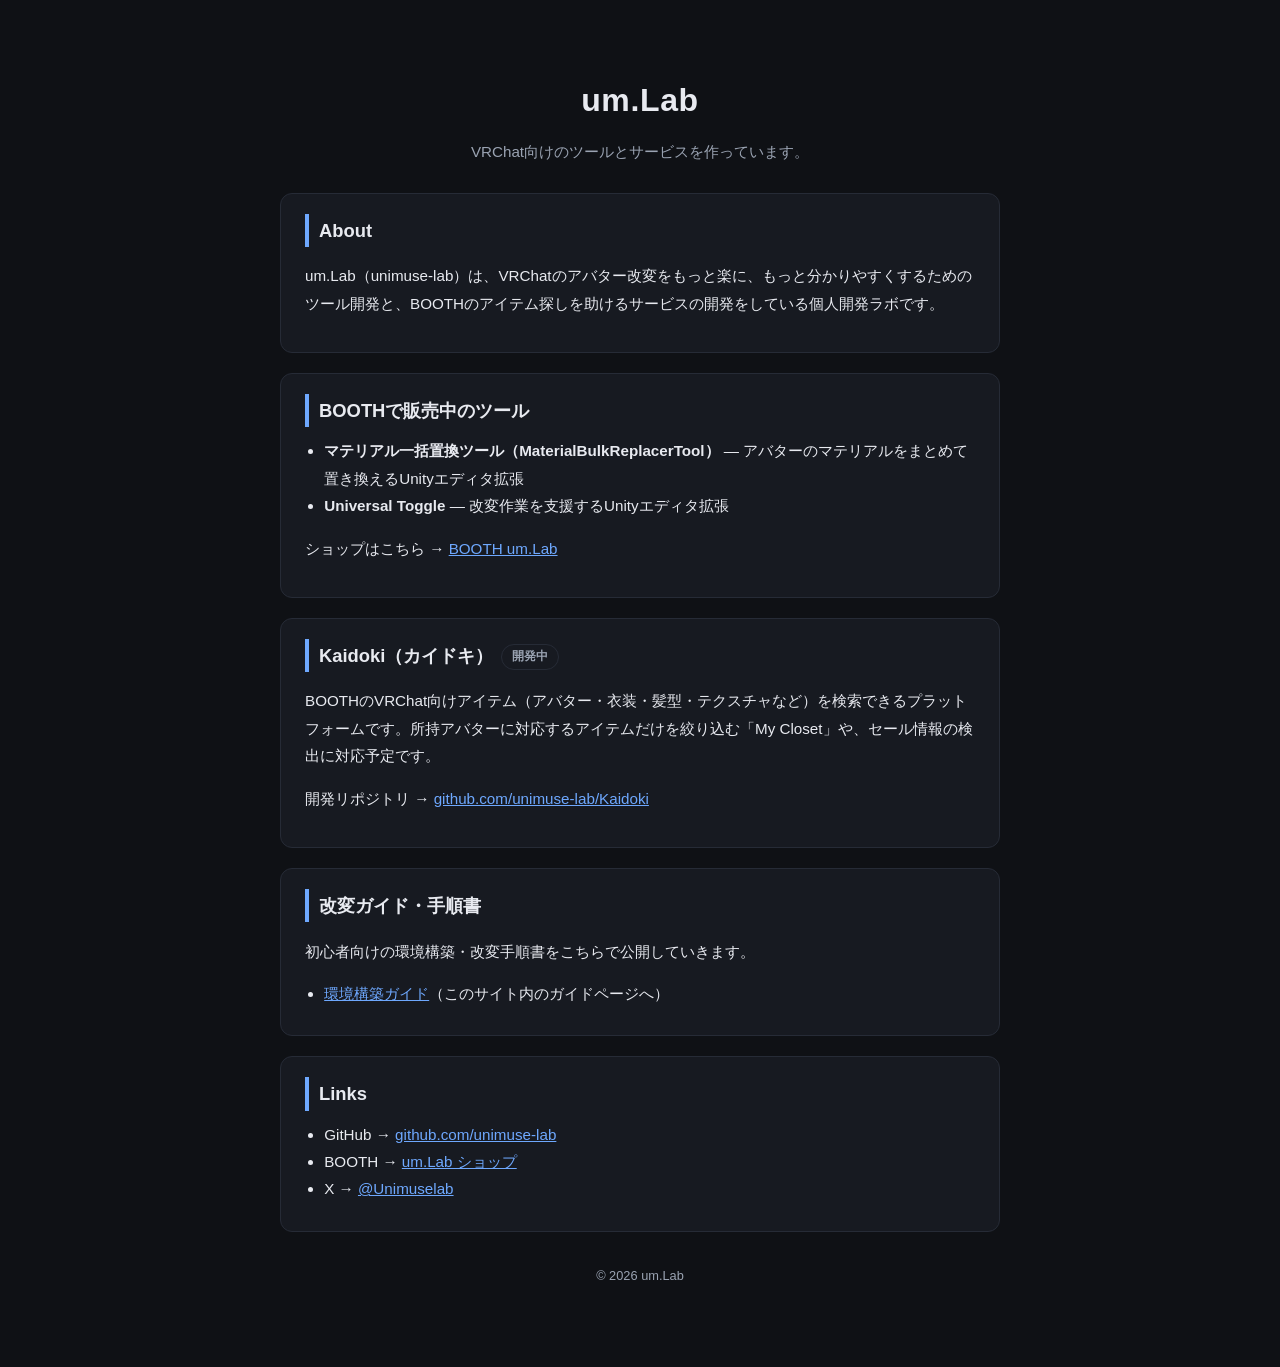
<file: index.html>
<!DOCTYPE html>
<html lang="ja">
<head>
<meta charset="UTF-8">
<meta name="viewport" content="width=device-width, initial-scale=1.0">
<title>um.Lab（unimuse-lab）</title>
<meta name="description" content="um.Lab のプロフィールページ。VRChat向けUnityツール、BOOTHアイテム検索プラットフォーム「Kaidoki」、初心者向け改変ガイドなど。">
<style>
  :root { --bg:#0f1115; --card:#171a21; --text:#e8eaf0; --muted:#9aa3b2; --accent:#6ea8fe; --border:#262b36; }
  * { box-sizing: border-box; }
  body { margin:0; font-family: "Hiragino Kaku Gothic ProN", "Hiragino Sans", "Noto Sans JP", sans-serif; background:var(--bg); color:var(--text); line-height:1.8; }
  .wrap { max-width: 760px; margin: 0 auto; padding: 40px 20px 80px; }
  header { text-align:center; padding: 32px 0 8px; }
  h1 { font-size: 2rem; margin: 0 0 8px; letter-spacing: .02em; }
  .tagline { color: var(--muted); margin: 0; }
  section { background: var(--card); border:1px solid var(--border); border-radius: 12px; padding: 20px 24px; margin-top: 20px; }
  h2 { font-size: 1.15rem; margin: 0 0 10px; border-left: 4px solid var(--accent); padding-left: 10px; }
  p, li { font-size: .95rem; }
  ul { padding-left: 1.2em; margin: 8px 0; }
  a { color: var(--accent); }
  .badge { display:inline-block; font-size:.75rem; color:var(--muted); border:1px solid var(--border); border-radius: 999px; padding: 1px 10px; margin-left: 8px; vertical-align: middle; }
  footer { text-align:center; color:var(--muted); font-size:.8rem; margin-top: 32px; }
  .todo { color:#e0b34c; font-size:.8rem; }
</style>
</head>
<body>
<div class="wrap">

  <header>
    <h1>um.Lab</h1>
    <p class="tagline">VRChat向けのツールとサービスを作っています。</p>
  </header>

  <section>
    <h2>About</h2>
    <p>um.Lab（unimuse-lab）は、VRChatのアバター改変をもっと楽に、もっと分かりやすくするためのツール開発と、BOOTHのアイテム探しを助けるサービスの開発をしている個人開発ラボです。</p>
  </section>

  <section>
    <h2>BOOTHで販売中のツール</h2>
    <ul>
      <li><strong>マテリアル一括置換ツール（MaterialBulkReplacerTool）</strong> — アバターのマテリアルをまとめて置き換えるUnityエディタ拡張</li>
      <li><strong>Universal Toggle</strong> — 改変作業を支援するUnityエディタ拡張</li>
    </ul>
    <p>ショップはこちら → <a href="https://unimuselab.booth.pm/">BOOTH um.Lab</a></p>
  </section>

  <section>
    <h2>Kaidoki（カイドキ）<span class="badge">開発中</span></h2>
    <p>BOOTHのVRChat向けアイテム（アバター・衣装・髪型・テクスチャなど）を検索できるプラットフォームです。所持アバターに対応するアイテムだけを絞り込む「My Closet」や、セール情報の検出に対応予定です。</p>
    <p>開発リポジトリ → <a href="https://github.com/unimuse-lab/Kaidoki">github.com/unimuse-lab/Kaidoki</a></p>
  </section>

  <section>
    <h2>改変ガイド・手順書</h2>
    <p>初心者向けの環境構築・改変手順書をこちらで公開していきます。</p>
    <ul>
      <li><a href="guide/index.html">環境構築ガイド</a>（このサイト内のガイドページへ）</li>
    </ul>
  </section>

  <section>
    <h2>Links</h2>
    <ul>
      <li>GitHub → <a href="https://github.com/unimuse-lab">github.com/unimuse-lab</a></li>
      <li>BOOTH → <a href="https://unimuselab.booth.pm/">um.Lab ショップ</a></li>
      <li>X → <a href="https://x.com/Unimuselab">@Unimuselab</a></li>
    </ul>
  </section>

  <footer>© 2026 um.Lab</footer>

</div>
</body>
</html>
</file>
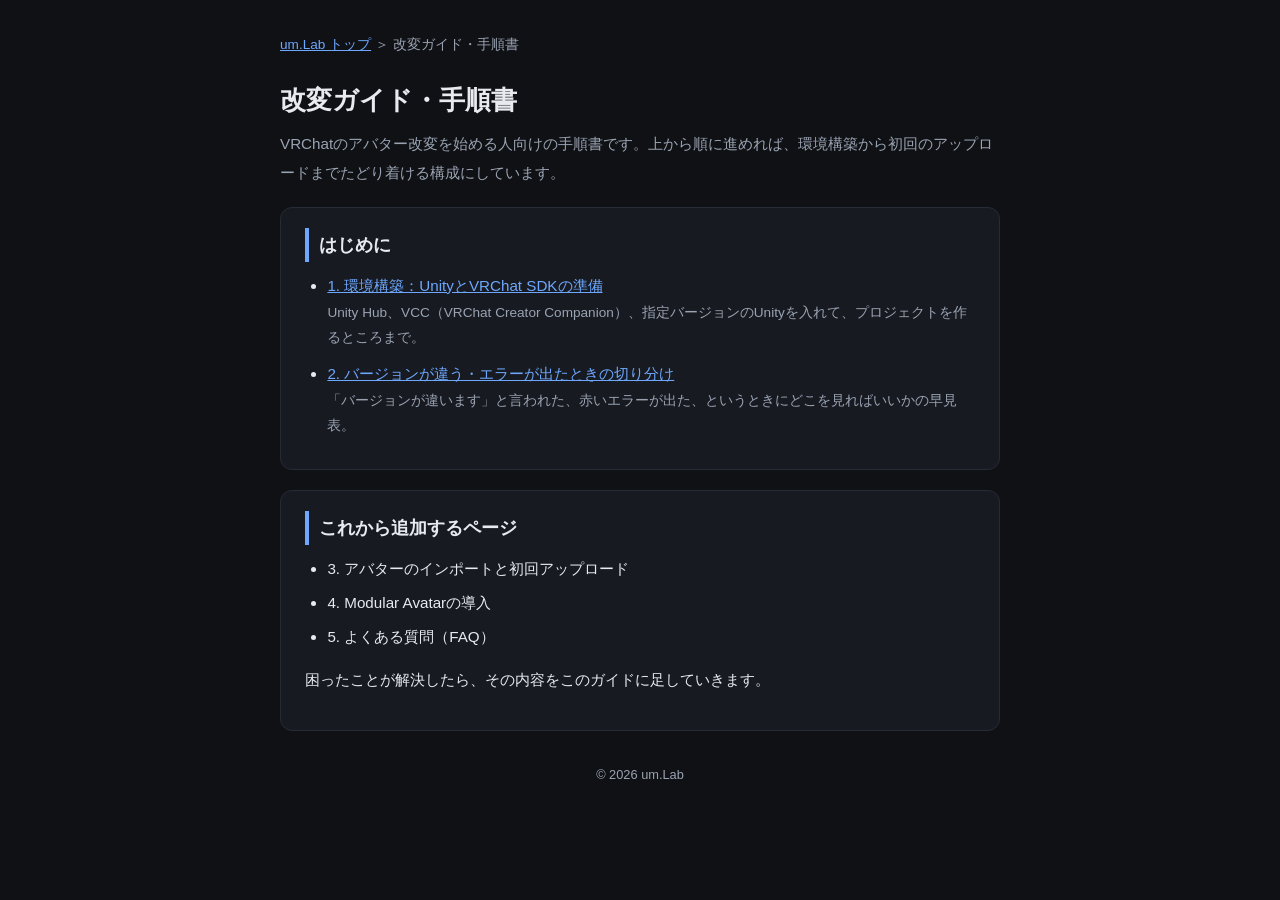
<file: guide/index.html>
<!DOCTYPE html>
<html lang="ja">
<head>
<meta charset="UTF-8">
<meta name="viewport" content="width=device-width, initial-scale=1.0">
<title>改変ガイド・手順書 | um.Lab</title>
<meta name="description" content="VRChatアバター改変の初心者向け手順書。環境構築から初改変まで。">
<link rel="stylesheet" href="style.css">
</head>
<body>
<div class="wrap">

  <nav class="crumb"><a href="../index.html">um.Lab トップ</a> ＞ 改変ガイド・手順書</nav>

  <h1>改変ガイド・手順書</h1>
  <p class="lead">VRChatのアバター改変を始める人向けの手順書です。上から順に進めれば、環境構築から初回のアップロードまでたどり着ける構成にしています。</p>

  <section>
    <h2>はじめに</h2>
    <ul class="toc">
      <li><a href="setup.html">1. 環境構築：UnityとVRChat SDKの準備</a>
        <span class="desc">Unity Hub、VCC（VRChat Creator Companion）、指定バージョンのUnityを入れて、プロジェクトを作るところまで。</span></li>
      <li><a href="version-trouble.html">2. バージョンが違う・エラーが出たときの切り分け</a>
        <span class="desc">「バージョンが違います」と言われた、赤いエラーが出た、というときにどこを見ればいいかの早見表。</span></li>
    </ul>
  </section>

  <section>
    <h2>これから追加するページ</h2>
    <ul>
      <li>3. アバターのインポートと初回アップロード</li>
      <li>4. Modular Avatarの導入</li>
      <li>5. よくある質問（FAQ）</li>
    </ul>
    <p>困ったことが解決したら、その内容をこのガイドに足していきます。</p>
  </section>

  <footer>© 2026 um.Lab</footer>

</div>
</body>
</html>
</file>
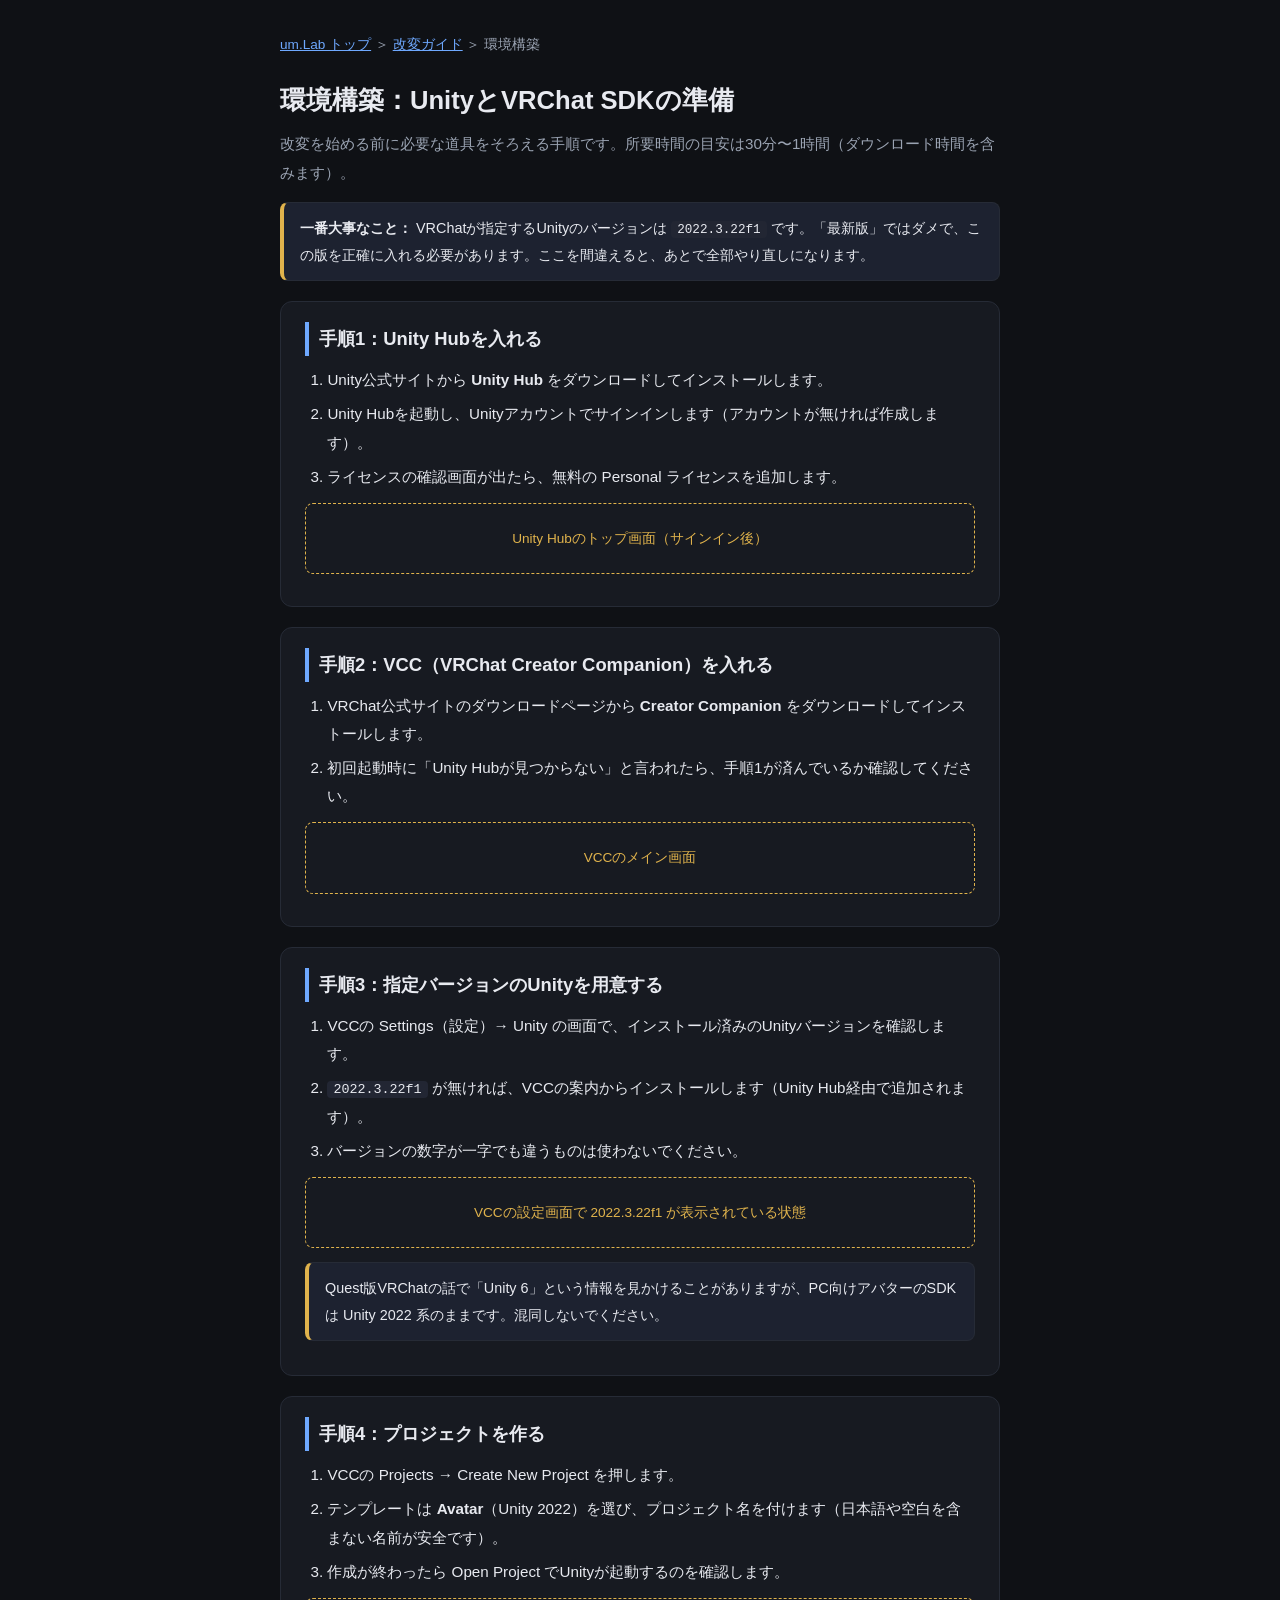
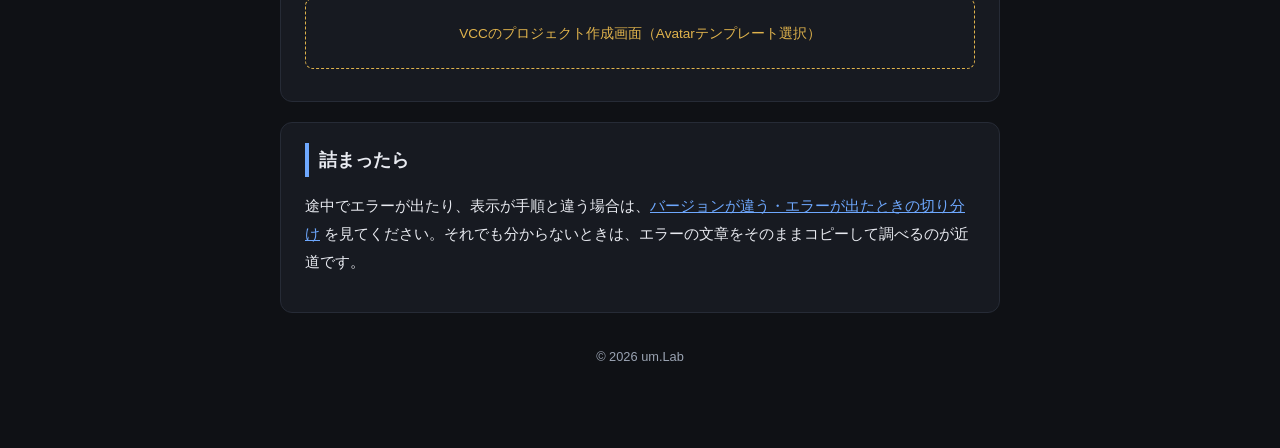
<file: guide/setup.html>
<!DOCTYPE html>
<html lang="ja">
<head>
<meta charset="UTF-8">
<meta name="viewport" content="width=device-width, initial-scale=1.0">
<title>環境構築：UnityとVRChat SDKの準備 | um.Lab</title>
<meta name="description" content="VRChatアバター改変のための環境構築手順。Unity HubとVCCを入れて、正しいバージョンでプロジェクトを作るまで。">
<link rel="stylesheet" href="style.css">
</head>
<body>
<div class="wrap">

<nav class="crumb"><a href="../index.html">um.Lab トップ</a> ＞ <a href="index.html">改変ガイド</a> ＞ 環境構築</nav>

<h1>環境構築：UnityとVRChat SDKの準備</h1>
<p class="lead">改変を始める前に必要な道具をそろえる手順です。所要時間の目安は30分〜1時間（ダウンロード時間を含みます）。</p>

<div class="note">
<strong>一番大事なこと：</strong> VRChatが指定するUnityのバージョンは <code>2022.3.22f1</code> です。「最新版」ではダメで、この版を正確に入れる必要があります。ここを間違えると、あとで全部やり直しになります。
</div>

<section>
<h2>手順1：Unity Hubを入れる</h2>
<ol>
<li>Unity公式サイトから <strong>Unity Hub</strong> をダウンロードしてインストールします。</li>
<li>Unity Hubを起動し、Unityアカウントでサインインします（アカウントが無ければ作成します）。</li>
<li>ライセンスの確認画面が出たら、無料の Personal ライセンスを追加します。</li>
</ol>
<div class="img-slot">Unity Hubのトップ画面（サインイン後）</div>
</section>

<section>
<h2>手順2：VCC（VRChat Creator Companion）を入れる</h2>
<ol>
<li>VRChat公式サイトのダウンロードページから <strong>Creator Companion</strong> をダウンロードしてインストールします。</li>
<li>初回起動時に「Unity Hubが見つからない」と言われたら、手順1が済んでいるか確認してください。</li>
</ol>
<div class="img-slot">VCCのメイン画面</div>
</section>

<section>
<h2>手順3：指定バージョンのUnityを用意する</h2>
<ol>
<li>VCCの Settings（設定）→ Unity の画面で、インストール済みのUnityバージョンを確認します。</li>
<li><code>2022.3.22f1</code> が無ければ、VCCの案内からインストールします（Unity Hub経由で追加されます）。</li>
<li>バージョンの数字が一字でも違うものは使わないでください。</li>
</ol>
<div class="img-slot">VCCの設定画面で 2022.3.22f1 が表示されている状態</div>
<div class="note">Quest版VRChatの話で「Unity 6」という情報を見かけることがありますが、PC向けアバターのSDKは Unity 2022 系のままです。混同しないでください。</div>
</section>

<section>
<h2>手順4：プロジェクトを作る</h2>
<ol>
<li>VCCの Projects → Create New Project を押します。</li>
<li>テンプレートは <strong>Avatar</strong>（Unity 2022）を選び、プロジェクト名を付けます（日本語や空白を含まない名前が安全です）。</li>
<li>作成が終わったら Open Project でUnityが起動するのを確認します。</li>
</ol>
<div class="img-slot">VCCのプロジェクト作成画面（Avatarテンプレート選択）</div>
</section>

<section>
<h2>詰まったら</h2>
<p>途中でエラーが出たり、表示が手順と違う場合は、<a href="version-trouble.html">バージョンが違う・エラーが出たときの切り分け</a> を見てください。それでも分からないときは、エラーの文章をそのままコピーして調べるのが近道です。</p>
</section>

<footer>© 2026 um.Lab</footer>

</div>
</body>
</html>
</file>
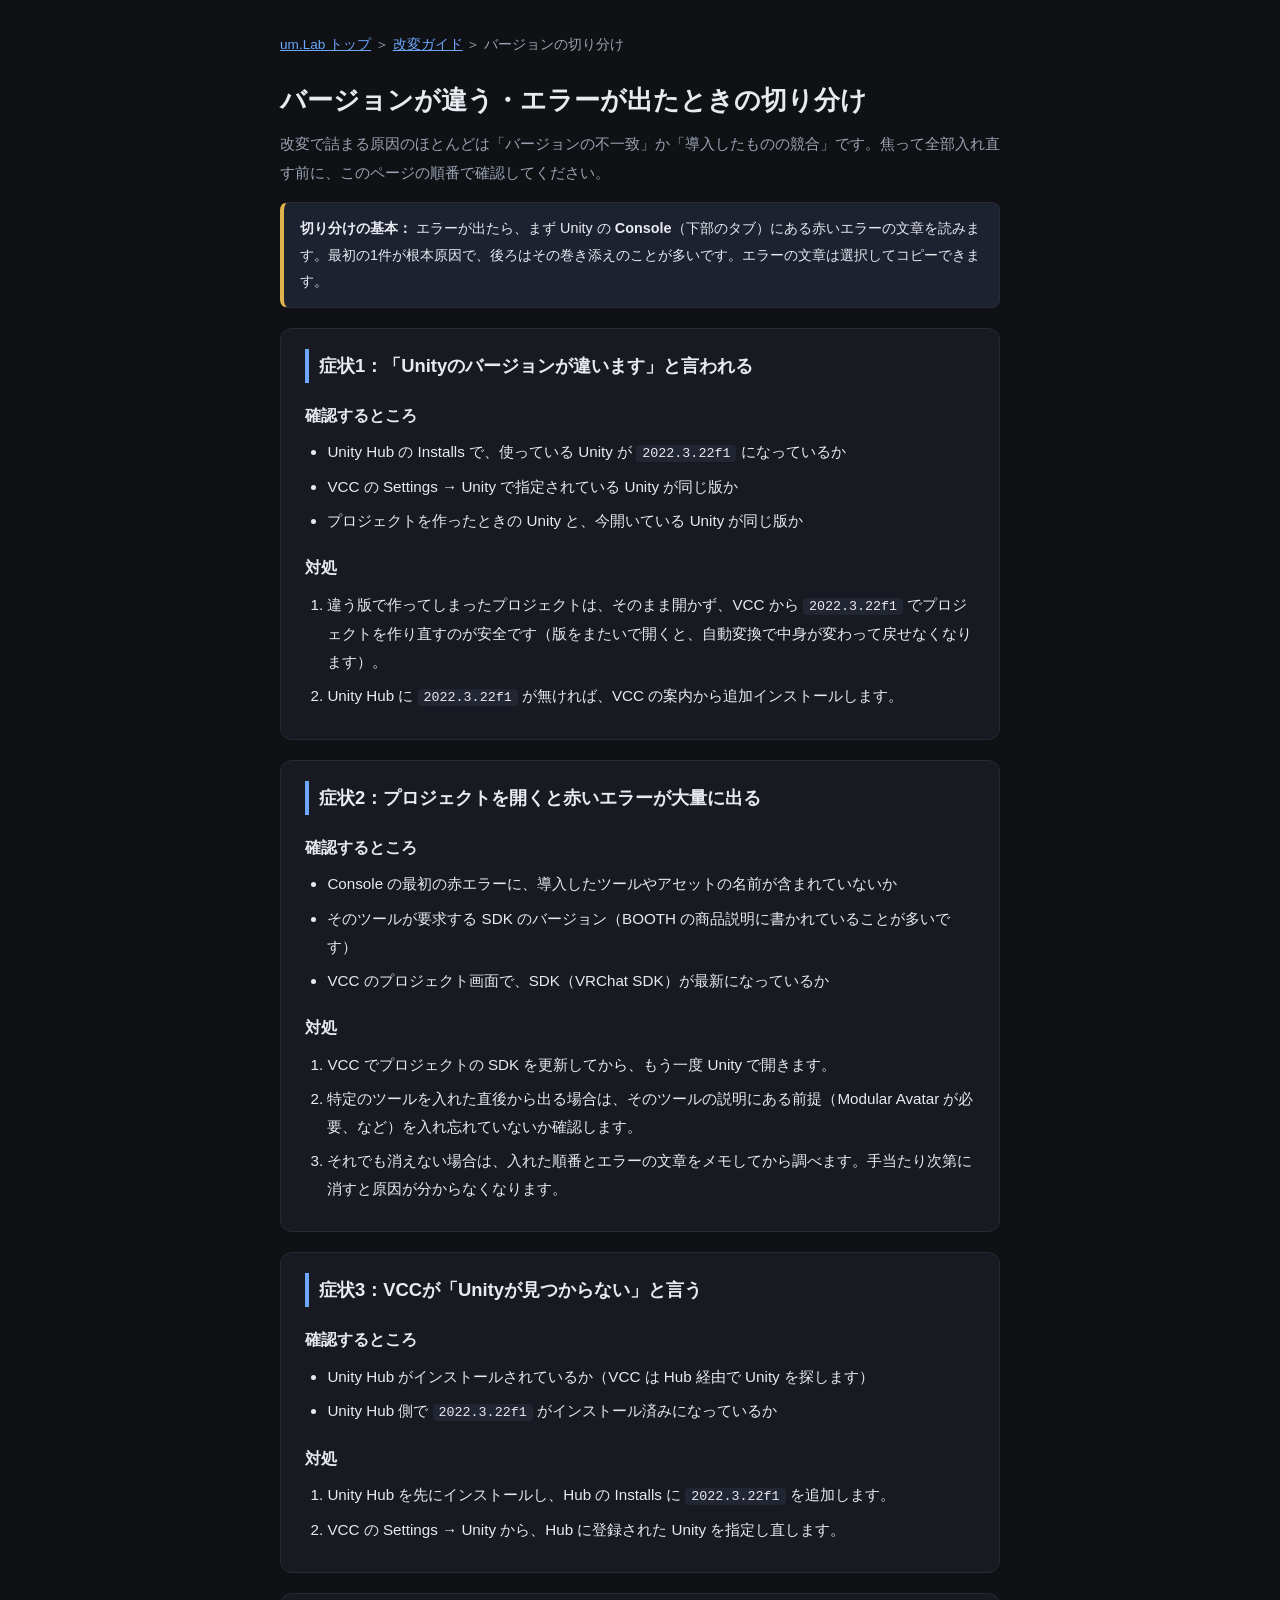
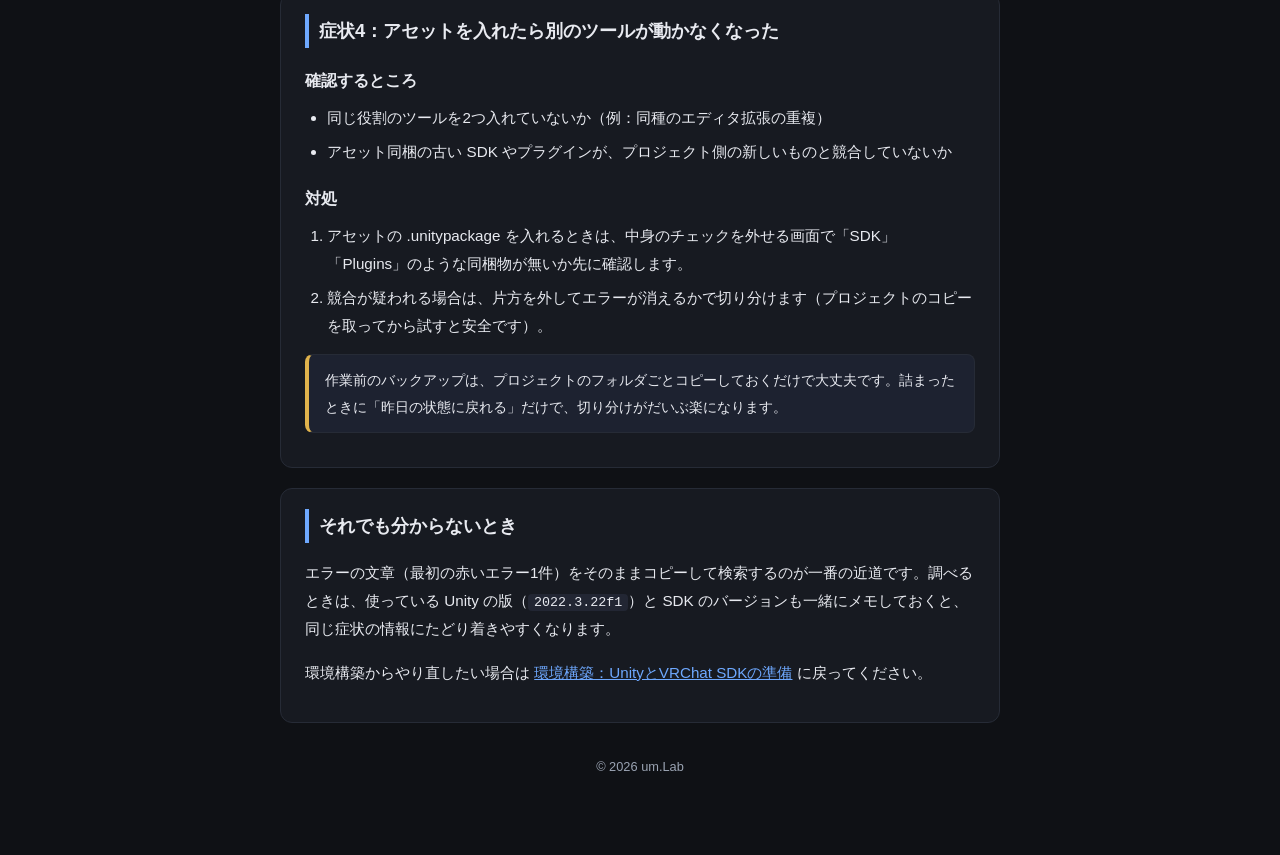
<file: guide/version-trouble.html>
<!DOCTYPE html>
<html lang="ja">
<head>
<meta charset="UTF-8">
<meta name="viewport" content="width=device-width, initial-scale=1.0">
<title>バージョンが違う・エラーが出たときの切り分け | um.Lab</title>
<meta name="description" content="VRChatアバター改変でよくある「バージョンが違う」「赤いエラー」の切り分け早見表。どこを見て、どう直すか。">
<link rel="stylesheet" href="style.css">
</head>
<body>
<div class="wrap">

<nav class="crumb"><a href="../index.html">um.Lab トップ</a> ＞ <a href="index.html">改変ガイド</a> ＞ バージョンの切り分け</nav>

<h1>バージョンが違う・エラーが出たときの切り分け</h1>
<p class="lead">改変で詰まる原因のほとんどは「バージョンの不一致」か「導入したものの競合」です。焦って全部入れ直す前に、このページの順番で確認してください。</p>

<div class="note">
<strong>切り分けの基本：</strong> エラーが出たら、まず Unity の <strong>Console</strong>（下部のタブ）にある赤いエラーの文章を読みます。最初の1件が根本原因で、後ろはその巻き添えのことが多いです。エラーの文章は選択してコピーできます。
</div>

<section>
<h2>症状1：「Unityのバージョンが違います」と言われる</h2>
<h3>確認するところ</h3>
<ul>
<li>Unity Hub の Installs で、使っている Unity が <code>2022.3.22f1</code> になっているか</li>
<li>VCC の Settings → Unity で指定されている Unity が同じ版か</li>
<li>プロジェクトを作ったときの Unity と、今開いている Unity が同じ版か</li>
</ul>
<h3>対処</h3>
<ol>
<li>違う版で作ってしまったプロジェクトは、そのまま開かず、VCC から <code>2022.3.22f1</code> でプロジェクトを作り直すのが安全です（版をまたいで開くと、自動変換で中身が変わって戻せなくなります）。</li>
<li>Unity Hub に <code>2022.3.22f1</code> が無ければ、VCC の案内から追加インストールします。</li>
</ol>
</section>

<section>
<h2>症状2：プロジェクトを開くと赤いエラーが大量に出る</h2>
<h3>確認するところ</h3>
<ul>
<li>Console の最初の赤エラーに、導入したツールやアセットの名前が含まれていないか</li>
<li>そのツールが要求する SDK のバージョン（BOOTH の商品説明に書かれていることが多いです）</li>
<li>VCC のプロジェクト画面で、SDK（VRChat SDK）が最新になっているか</li>
</ul>
<h3>対処</h3>
<ol>
<li>VCC でプロジェクトの SDK を更新してから、もう一度 Unity で開きます。</li>
<li>特定のツールを入れた直後から出る場合は、そのツールの説明にある前提（Modular Avatar が必要、など）を入れ忘れていないか確認します。</li>
<li>それでも消えない場合は、入れた順番とエラーの文章をメモしてから調べます。手当たり次第に消すと原因が分からなくなります。</li>
</ol>
</section>

<section>
<h2>症状3：VCCが「Unityが見つからない」と言う</h2>
<h3>確認するところ</h3>
<ul>
<li>Unity Hub がインストールされているか（VCC は Hub 経由で Unity を探します）</li>
<li>Unity Hub 側で <code>2022.3.22f1</code> がインストール済みになっているか</li>
</ul>
<h3>対処</h3>
<ol>
<li>Unity Hub を先にインストールし、Hub の Installs に <code>2022.3.22f1</code> を追加します。</li>
<li>VCC の Settings → Unity から、Hub に登録された Unity を指定し直します。</li>
</ol>
</section>

<section>
<h2>症状4：アセットを入れたら別のツールが動かなくなった</h2>
<h3>確認するところ</h3>
<ul>
<li>同じ役割のツールを2つ入れていないか（例：同種のエディタ拡張の重複）</li>
<li>アセット同梱の古い SDK やプラグインが、プロジェクト側の新しいものと競合していないか</li>
</ul>
<h3>対処</h3>
<ol>
<li>アセットの .unitypackage を入れるときは、中身のチェックを外せる画面で「SDK」「Plugins」のような同梱物が無いか先に確認します。</li>
<li>競合が疑われる場合は、片方を外してエラーが消えるかで切り分けます（プロジェクトのコピーを取ってから試すと安全です）。</li>
</ol>
<div class="note">作業前のバックアップは、プロジェクトのフォルダごとコピーしておくだけで大丈夫です。詰まったときに「昨日の状態に戻れる」だけで、切り分けがだいぶ楽になります。</div>
</section>

<section>
<h2>それでも分からないとき</h2>
<p>エラーの文章（最初の赤いエラー1件）をそのままコピーして検索するのが一番の近道です。調べるときは、使っている Unity の版（<code>2022.3.22f1</code>）と SDK のバージョンも一緒にメモしておくと、同じ症状の情報にたどり着きやすくなります。</p>
<p>環境構築からやり直したい場合は <a href="setup.html">環境構築：UnityとVRChat SDKの準備</a> に戻ってください。</p>
</section>

<footer>© 2026 um.Lab</footer>

</div>
</body>
</html>
</file>
<file: guide/style.css>
:root { --bg:#0f1115; --card:#171a21; --text:#e8eaf0; --muted:#9aa3b2; --accent:#6ea8fe; --border:#262b36; --warn:#e0b34c; }
* { box-sizing: border-box; }
body { margin:0; font-family: "Hiragino Kaku Gothic ProN", "Hiragino Sans", "Noto Sans JP", sans-serif; background:var(--bg); color:var(--text); line-height:1.85; }
.wrap { max-width: 760px; margin: 0 auto; padding: 32px 20px 80px; }
nav.crumb { font-size:.85rem; color:var(--muted); margin-bottom: 20px; }
nav.crumb a { color: var(--accent); }
h1 { font-size: 1.6rem; margin: 0 0 6px; }
.lead { color: var(--muted); margin-top: 0; }
section, .card { background: var(--card); border:1px solid var(--border); border-radius: 12px; padding: 20px 24px; margin-top: 20px; }
h2 { font-size: 1.15rem; margin: 0 0 10px; border-left: 4px solid var(--accent); padding-left: 10px; }
h3 { font-size: 1rem; margin: 18px 0 6px; }
p, li { font-size: .95rem; }
ol, ul { padding-left: 1.4em; margin: 8px 0; }
ol li, ul li { margin: 6px 0; }
a { color: var(--accent); }
code { background:#222633; border-radius: 4px; padding: 1px 6px; font-size: .88em; }
.img-slot { border: 1.5px dashed var(--warn); border-radius: 8px; color: var(--warn); text-align: center; padding: 22px 12px; margin: 12px 0; font-size: .85rem; }
.note { background:#1d2230; border:1px solid var(--border); border-left: 4px solid var(--warn); border-radius: 8px; padding: 12px 16px; margin: 14px 0; font-size: .9rem; }
footer { text-align:center; color:var(--muted); font-size:.8rem; margin-top: 32px; }
.toc li { margin: 10px 0; }
.toc .desc { color: var(--muted); font-size: .85rem; display:block; }
</file>
